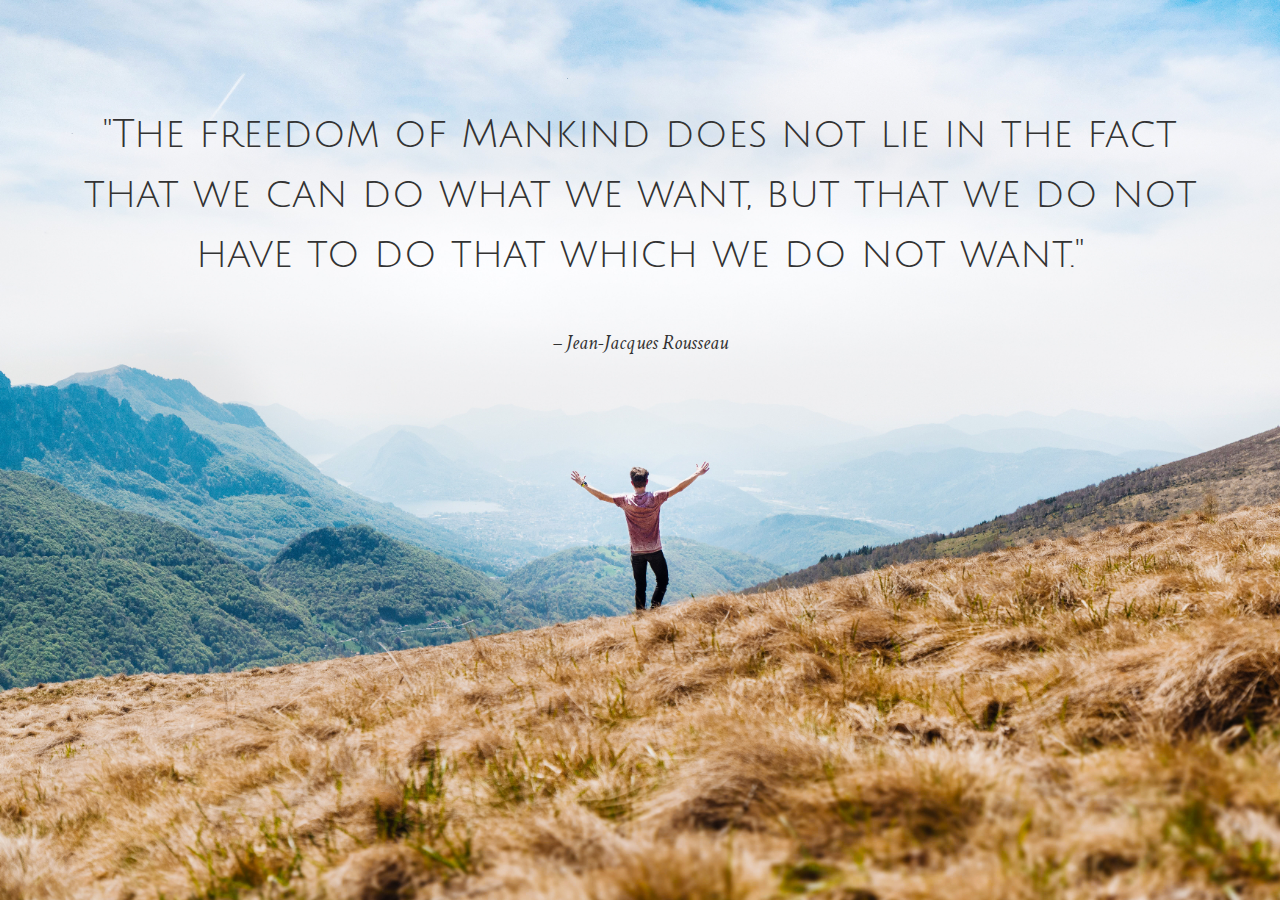
<file: index.html>
<!DOCTYPE html>
<html>
<head>
  <meta charset="utf-8">
  <title></title>
  <meta name="viewport" content="width=device-width, initial-scale=1">
  <link rel="stylesheet" type="text/css" href="main.css">
  <link href="https://fonts.googleapis.com/css?family=Crimson+Text|Julius+Sans+One" rel="stylesheet">
</head>
<body>
  <div class="wrapper">
    <p class="quote">
      "The freedom of Mankind does not lie in the fact that we can do what we want, but that we do not have to do that which we do not want."
    </p>
    <p class="autor">
      <small>– Jean-Jacques Rousseau</small>
    </p>
  </div>
</body>
</html>
</file>
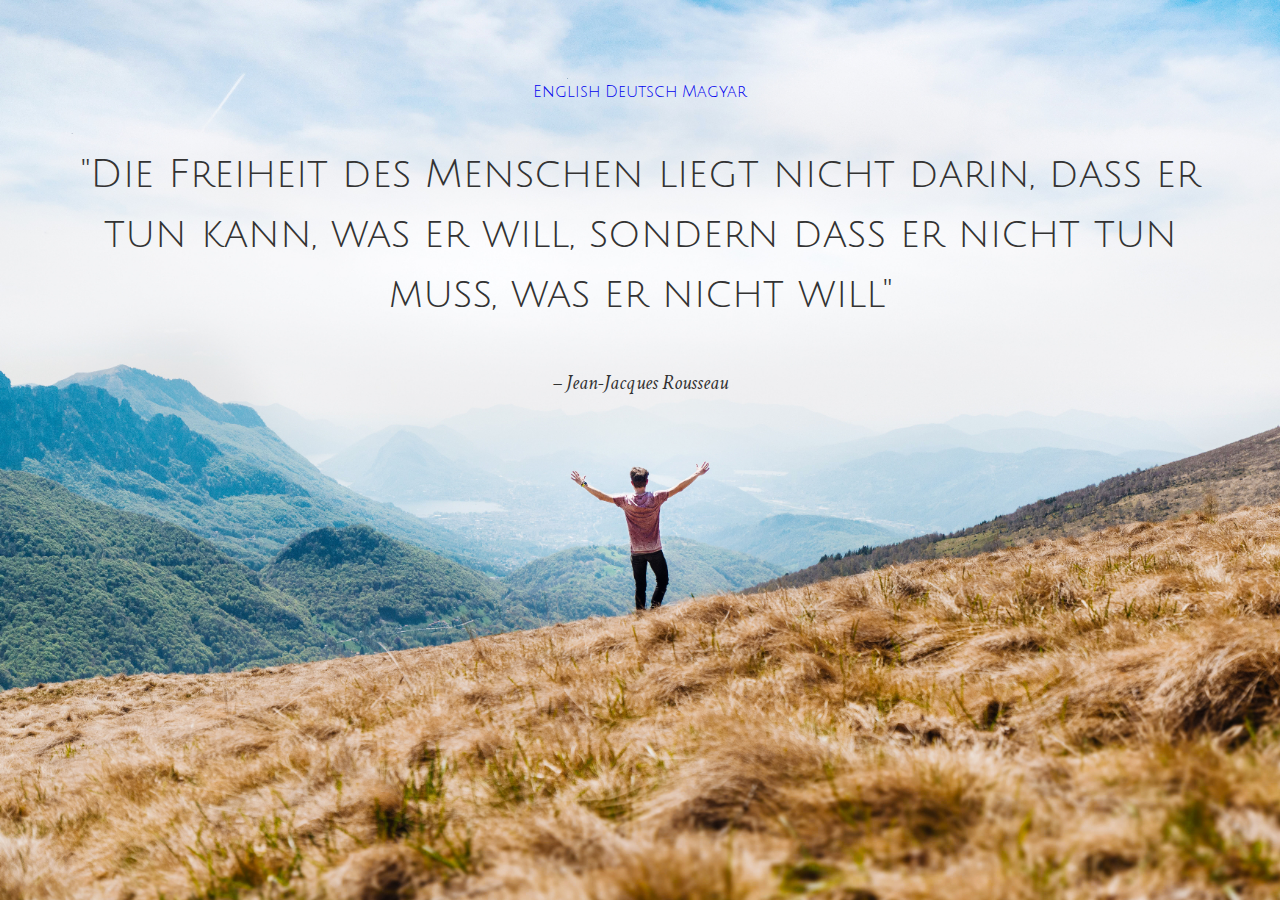
<file: index_ger.html>
<!DOCTYPE html>
<html>
<head>
  <meta charset="utf-8">
  <title></title>
  <meta name="viewport" content="width=device-width, initial-scale=1">
  <link rel="stylesheet" type="text/css" href="main.css">
  <link href="https://fonts.googleapis.com/css?family=Crimson+Text|Julius+Sans+One" rel="stylesheet">
</head>
<body>
  <div class="wrapper">
    <div class="languages">
      <ul>
        <li><a href="index.html">English</a></li>
        <li><a href="index_ger.html">Deutsch</a></li>
        <li><a href="index_hun.html">Magyar</a></li>
      </ul>
    </div>
    <div class="cover">  
      <p class="quote">
        "Die Freiheit des Menschen liegt nicht darin, daß er tun kann, was er will, sondern daß er nicht tun muß, was er nicht will"
      </p>
      <p class="autor">
        <small>– Jean-Jacques Rousseau</small>
      </p>
    </div>  
  </div>
</body>
</html>
</file>
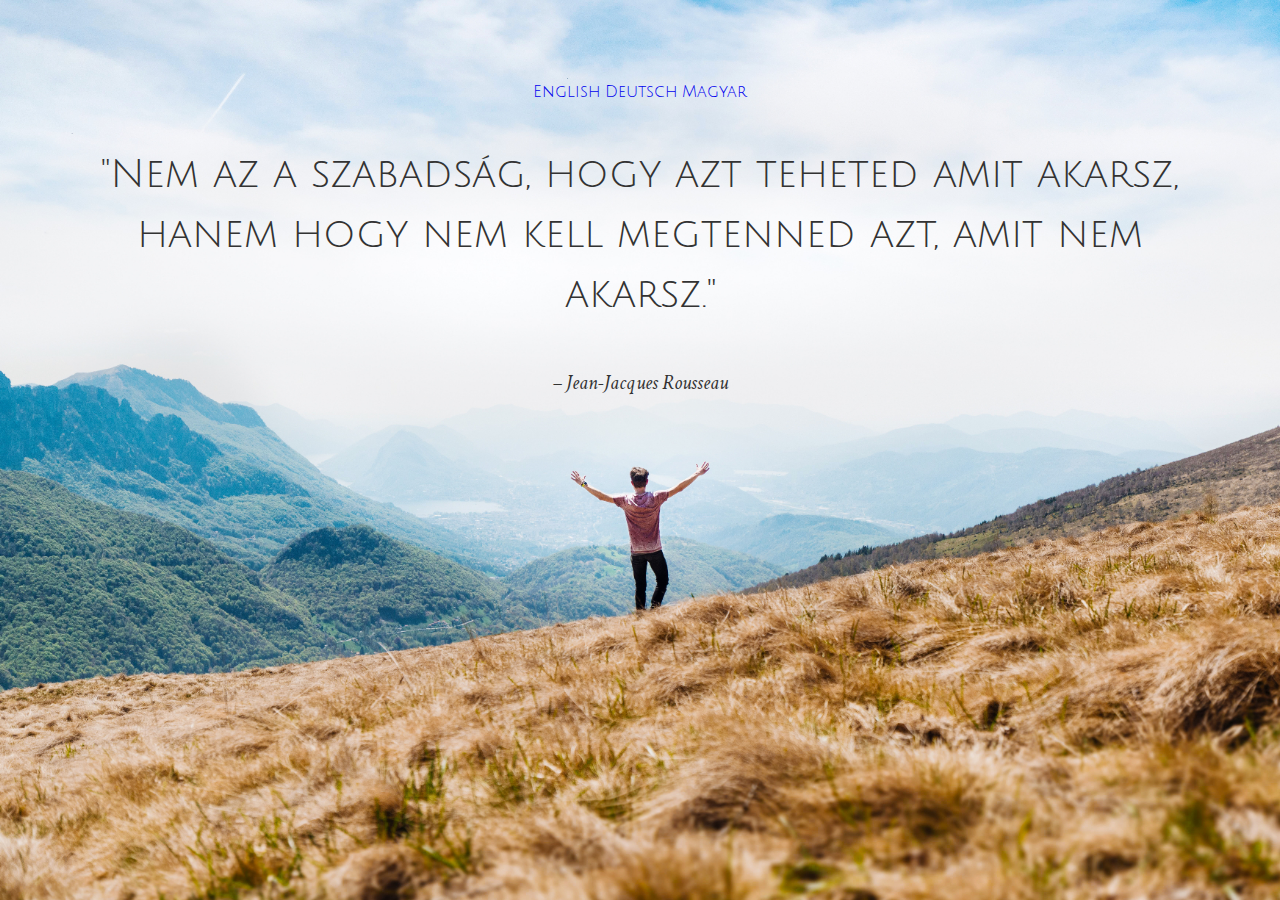
<file: index_hun.html>
<!DOCTYPE html>
<html>
<head>
  <meta charset="utf-8">
  <title></title>
  <meta name="viewport" content="width=device-width, initial-scale=1">
  <link rel="stylesheet" type="text/css" href="main.css">
  <link href="https://fonts.googleapis.com/css?family=Crimson+Text|Julius+Sans+One" rel="stylesheet">
</head>
<body>
  <div class="wrapper">
    <div class="languages">
      <ul>
        <li><a href="index.html">English</a></li>
        <li><a href="index_ger.html">Deutsch</a></li>
        <li><a href="index_hun.html">Magyar</a></li>
      </ul>
    </div>
    <div class="cover">  
      <p class="quote">
        "Nem az a szabadság, hogy azt teheted amit akarsz, hanem hogy nem kell megtenned azt, amit nem akarsz."
      </p>
      <p class="autor">
        <small>– Jean-Jacques Rousseau</small>
      </p>
    </div>  
  </div>
</body>
</html>
</file>
<file: main.css>
* {
  box-sizing: border-box;  
}

html, body {
  margin: 0;
  padding: 0;
  font-size: 100%;
  line-height: 1.5;
}

body {
  width: 100%;
  height: 100vh;
  background: url(assets/freedom.jpg) no-repeat center;
  background-size: cover;
  color: #333;
}

.wrapper {
  padding-top: 4rem;
  width: 90%;
  margin: 0 auto;
  text-align: center;
}

ul {
  padding: 0;
}

li {
  display: inline;
}

.quote {
  font-family: 'Julius Sans One', sans-serif;
  font-size: 2.5rem;
}

.autor {
  font-family: 'Crimson Text', serif;
  font-size: 1.5rem;
  font-style: italic;
}

@media screen (min-width: 1224px) {
  
  .quote {
    font-size: 3rem;
  }
  
  .autor {
    font-size: 1.8rem;
  }
}

@media (max-width: 1024px) {
  
  .quote {
    font-size: 2.1rem;
  }
  .autor {
    font-size: 1.3rem;
  }
}

@media (max-width: 860px) {
  
  .quote {
    font-size: 1.7rem;
  }
  .autor {
    font-size: 1.1rem;
  }
}

@media (max-width: 640px) {
  
  .quote {
    font-size: 1.3rem;
  }
  .autor {
    font-size: .9rem;
  }
}

@media (max-width: 460px) {
  
  .quote {
    font-size: 1rem;
  }
  .autor {
    font-size: .7rem;
  }
}

a {
  text-decoration: none;
  font-family: 'Julius Sans One', sans-serif;
}

@media (max-width: 1224px) {
  .languages {
    font-size: 1rem;
  }
}
@media (max-width: 860px) {
  .languages {
    font-size: .95rem;
  }
}
@media (max-width: 640px) {
  .languages {
    font-size: .9rem;
  }
}
@media (max-width: 460px) {
  .languages {
    font-size: .8rem;
  }
}
</file>
